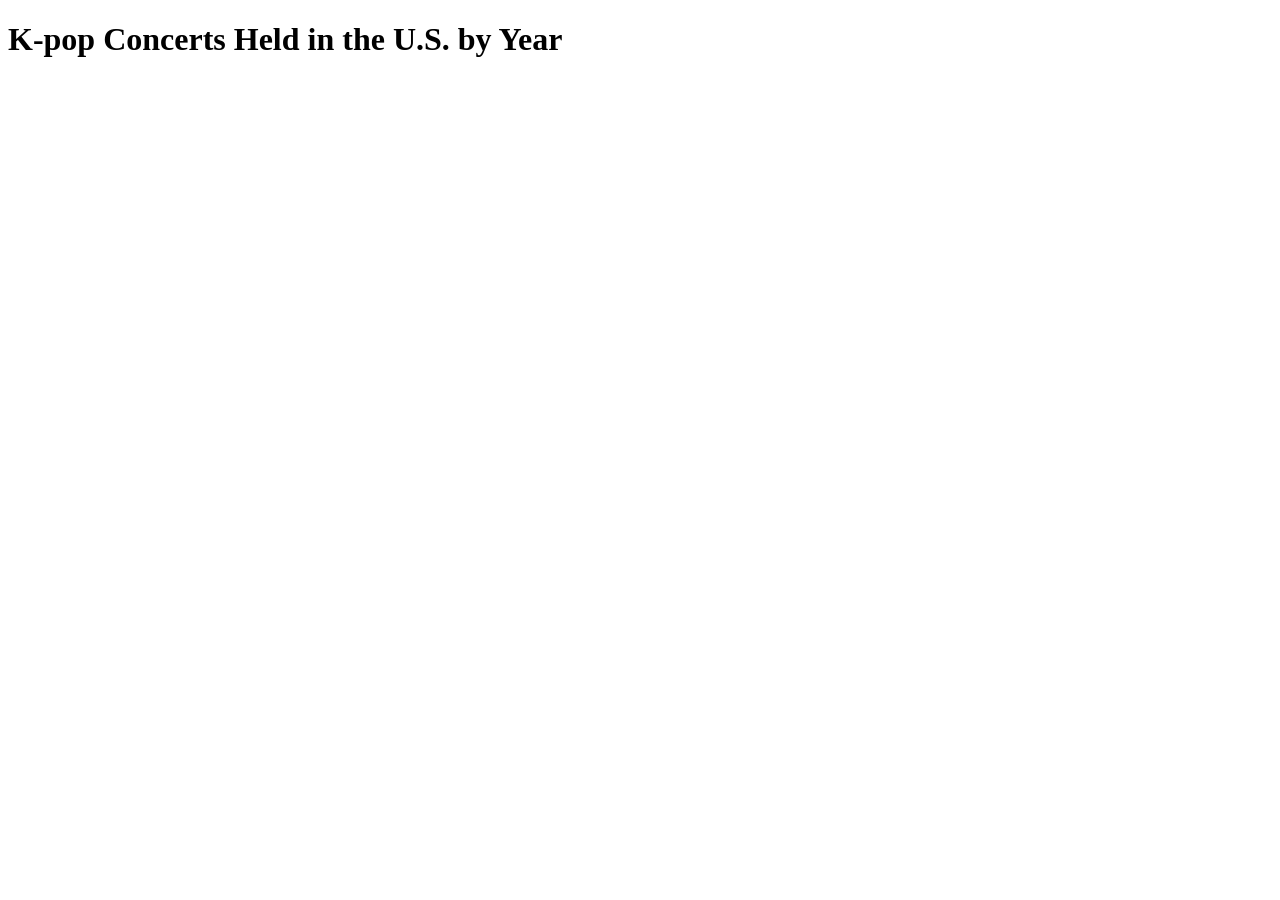
<file: d3-HW1/index.html>
<!DOCTYPE html>
<html lang="en">
    <head>
        <meta charset="utf-8">
        <title>K-pop Tours in U.S. Bar Chart</title>
        <link rel="stylesheet" href="https://fonts.googleapis.com/css?family=Source+Sans+3">
        <link rel="stylesheet" href="./style.css">
    </head>
    <body>
        <h1>K-pop Concerts Held in the U.S. by Year</h1>
        <script src="https://d3js.org/d3.v7.min.js"></script>
        <script src="./main.js"></script>       
    </body>
</html>
</file>
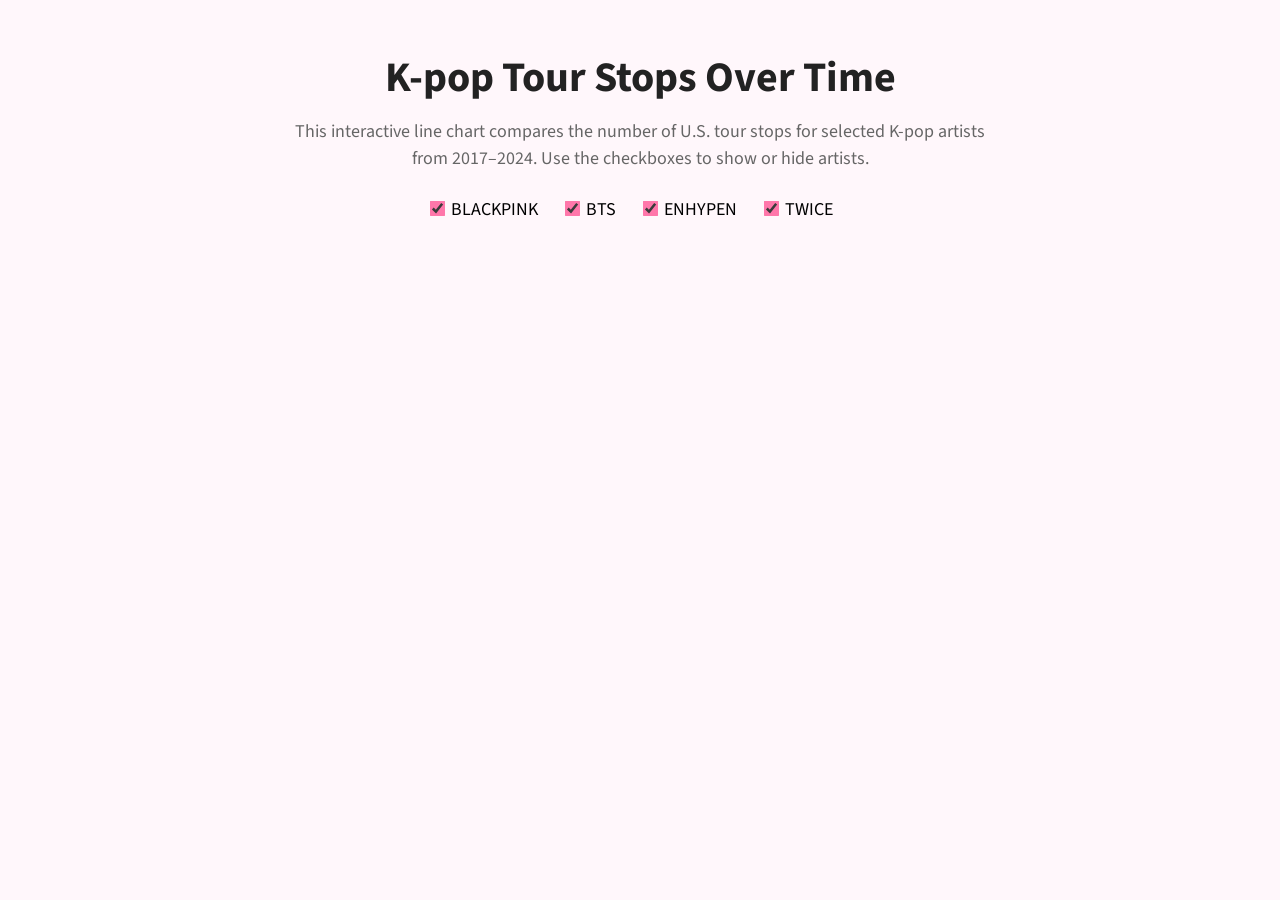
<file: d3-HW3/index.html>
<!DOCTYPE html>
<html lang="en">

<head>
    <meta charset="utf-8">
    <title>D3 HW3</title>

    <link rel="stylesheet" href="https://fonts.googleapis.com/css?family=Source+Sans+3">

    <link rel="stylesheet" href="./style.css">
</head>

<body>

    <h1>K-pop Tour Stops Over Time</h1>

    <p class="description">
        This interactive line chart compares the number of U.S.
        tour stops for selected K-pop artists from 2017–2024.
        Use the checkboxes to show or hide artists.
    </p>

    <!-- Checkboxes -->
    <div id="controls">

        <label>
            <input type="checkbox" value="BLACKPINK" checked>
            BLACKPINK
        </label>

        <label>
            <input type="checkbox" value="BTS" checked>
            BTS
        </label>

        <label>
            <input type="checkbox" value="ENHYPEN" checked>
            ENHYPEN
        </label>

        <label>
            <input type="checkbox" value="TWICE" checked>
            TWICE
        </label>

    </div>

    <div id="chart"></div>

    <script src="https://d3js.org/d3.v7.min.js"></script>
    <script src="./main.js"></script>

</body>

</html>
</file>
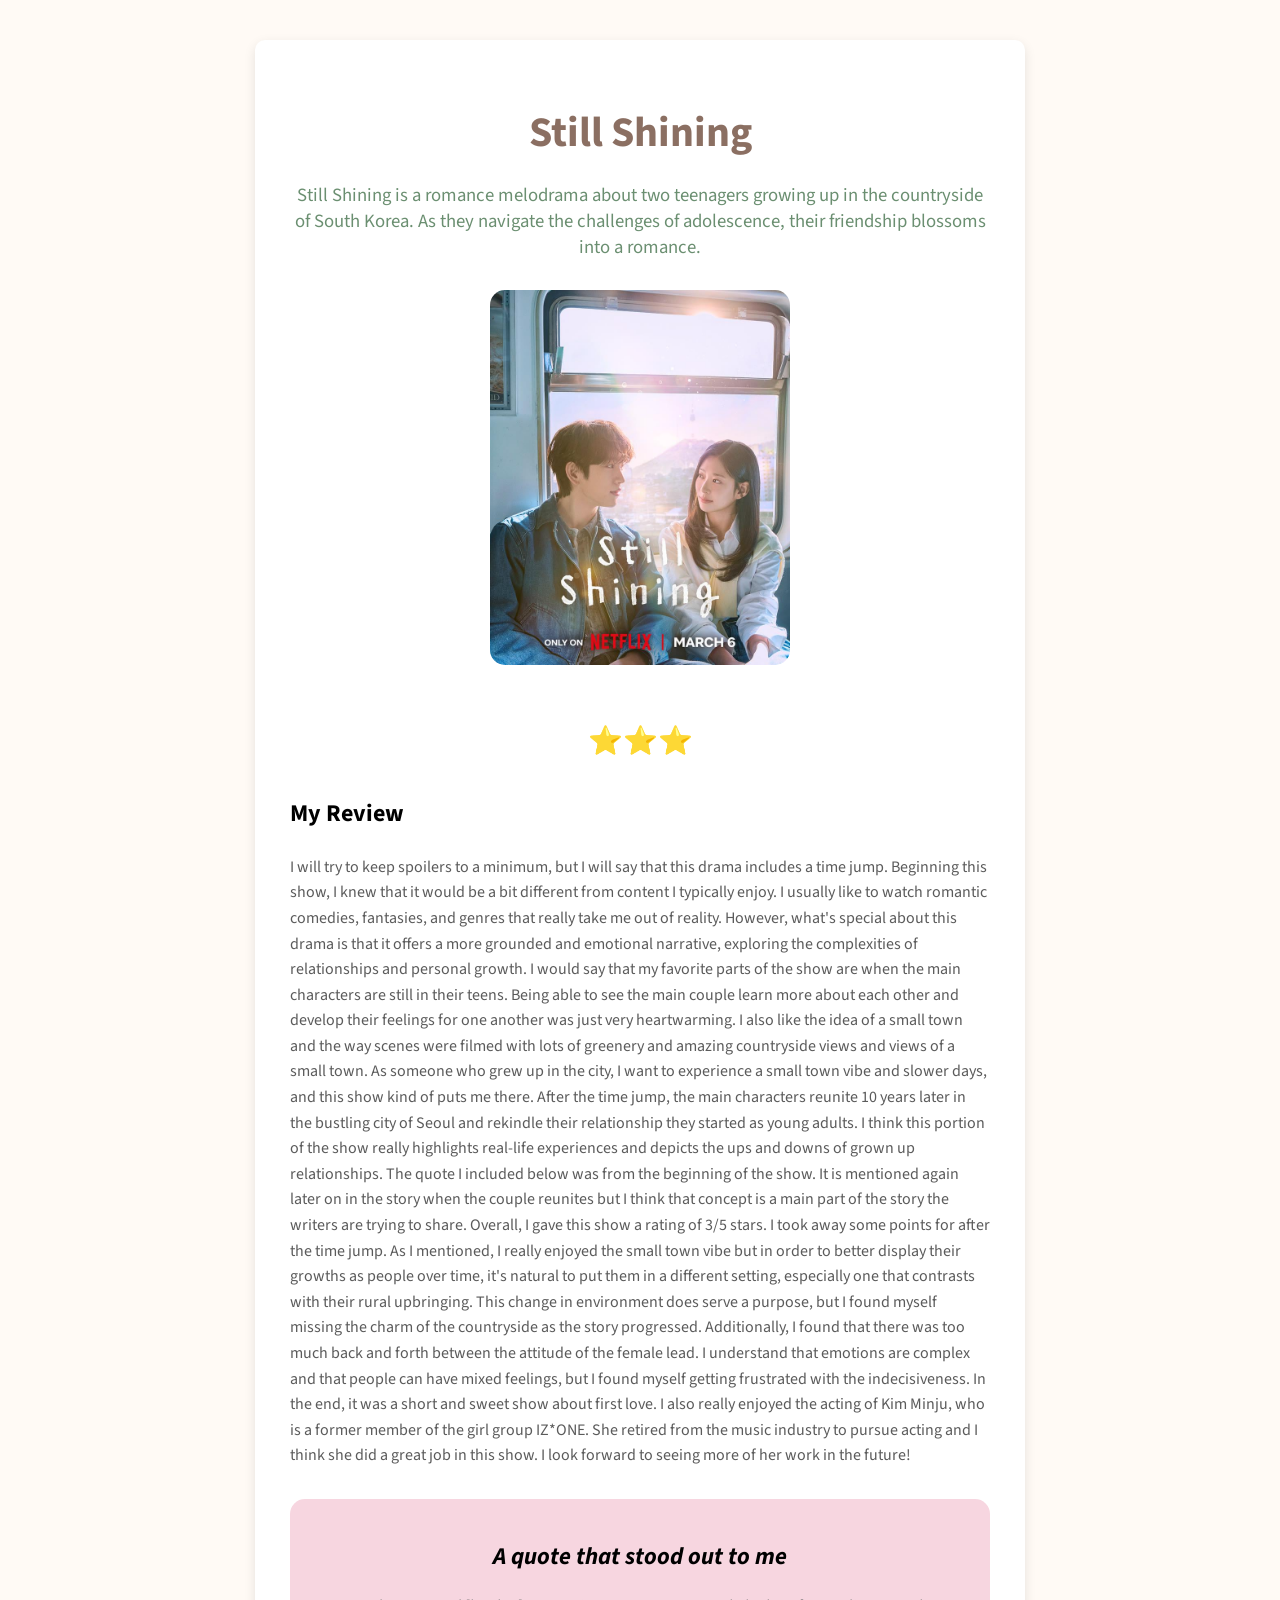
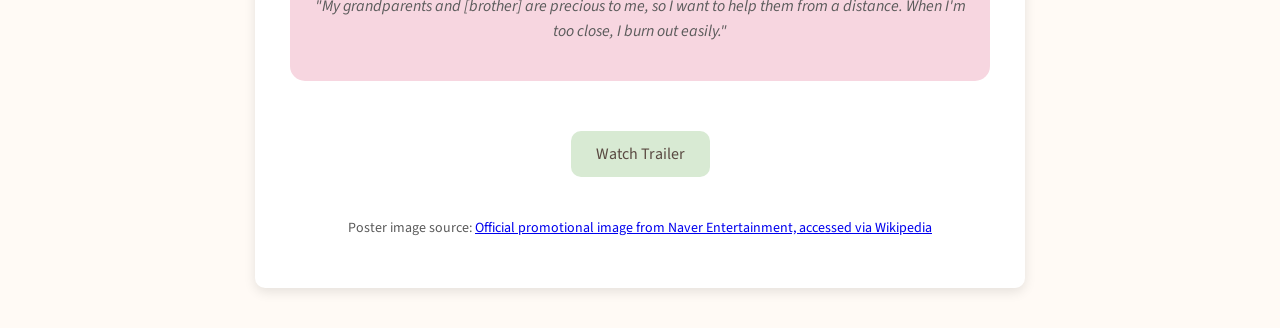
<file: html_css-HW/index.html>
<!DOCTYPE html>
<html>
  <head>
    <meta charset="utf-8">
    <title>K-Drama Review Card</title>

    <link rel="stylesheet" href="https://fonts.googleapis.com/css?family=Source+Sans+3">

    <link rel="stylesheet" href="./style.css">

  </head>

  <body>
    
    <!-- Main review section -->
    <div class="review-card">

      <h1>Still Shining</h1>

      <h3>
        Still Shining is a romance melodrama about two teenagers growing up in the countryside of South Korea.
        As they navigate the challenges of adolescence, their friendship blossoms into a romance.
      </h3>
      
      <!-- Poster image insert -->
      <img 
        src="still-shining.jpeg" 
        alt="Still Shining Poster"
        class="poster-image"
      >

      <!-- Star Rating -->
      <p 
        class="stars">⭐️⭐️⭐️
      </p>

      <!-- Review Section -->
      <section class="review-text">
        <h2>My Review</h2>
        <p> 
          I will try to keep spoilers to a minimum, but I will say that this drama includes a time jump.
          Beginning this show, I knew that it would be a bit different from content I typically enjoy. I
          usually like to watch romantic comedies, fantasies, and genres that really take me out of reality. 
          However, what's special about this drama is that it offers a more grounded and emotional narrative,
          exploring the complexities of relationships and personal growth. I would say that my favorite parts
          of the show are when the main characters are still in their teens. Being able to see the main couple
          learn more about each other and develop their feelings for one another was just very heartwarming. I
          also like the idea of a small town and the way scenes were filmed with lots of greenery and amazing
          countryside views and views of a small town. As someone who grew up in the city, I want to experience
          a small town vibe and slower days, and this show kind of puts me there. After the time jump, the main
          characters reunite 10 years later in the bustling city of Seoul and rekindle their relationship they 
          started as young adults. I think this portion of the show really highlights real-life experiences and
          depicts the ups and downs of grown up relationships. The quote I included below was from the beginning
          of the show. It is mentioned again later on in the story when the couple reunites but I think that concept
          is a main part of the story the writers are trying to share. Overall, I gave this show a rating of 3/5 stars.
          I took away some points for after the time jump. As I mentioned, I really enjoyed the small town vibe but
          in order to better display their growths as people over time, it's natural to put them in a different setting,
          especially one that contrasts with their rural upbringing. This change in environment does serve a purpose,
          but I found myself missing the charm of the countryside as the story progressed. Additionally, I found that
          there was too much back and forth between the attitude of the female lead. I understand that emotions are
          complex and that people can have mixed feelings, but I found myself getting frustrated with the indecisiveness.
          In the end, it was a short and sweet show about first love. I also really enjoyed the acting of Kim Minju, who
          is a former member of the girl group IZ*ONE. She retired from the music industry to pursue acting and I think she
          did a great job in this show. I look forward to seeing more of her work in the future!
        </p>
      </section>
      <!-- Quote Section -->
      <section class="quote-box">

        <h2>A quote that stood out to me</h2>

        <p> 
          "My grandparents and [brother] are precious to me, so I want to help them from a distance.
          When I'm too close, I burn out easily."  
        </p>

        </section>

        <section>
          <a 
          href="https://www.youtube.com/watch?v=A9PqGqv3FBw"
          target="_blank"
          class="trailer-button"
          >
          Watch Trailer
          </a>

        </section>
        <!-- Image credit -->
        <footer>
          <p>Poster image source: 
            <a
              href="https://m.entertain.naver.com/now/article/445/0000386865"
              target="_blank"
            >
            Official promotional image from Naver Entertainment,
            accessed via Wikipedia
            </a>
          </p>
        </footer>

    </div>
  </body>
</html>
</file>
<file: d3-HW1/style.css>
/* TBD*/
</file>
<file: d3-HW3/style.css>
/* Page styling */
body {
    font-family: "Source Sans 3", sans-serif;
    background-color: #fff7fb;
    margin: 0;
    padding: 20px;
    text-align: center;
}

/* Chart title */
h1 {
    margin-bottom: 10px;
    font-size: 42px;
    color: #222;
}

/* Chart description */
.description {
    max-width: 700px;
    margin: auto;
    margin-bottom: 25px;
    color: #666;
    font-size: 18px;
    line-height: 1.5;
}

/* For the checkboxes */
#controls {
    margin-bottom: 20px;
    font-size: 18px;
}

/* Label spacing */
label {
    margin-right: 20px;
}

/* Checkbox styling */
input[type="checkbox"] {
    accent-color: #ff77aa;
    transform: scale(1.2);
}

/* SVG Chart container */
svg {
    display: block;
    margin: auto;
    background-color: white;
    border-radius: 16px;
    box-shadow: 0px 4px 12px rgba(0, 0, 0, 0.08);
    padding: 10px;
}

text {
    fill: #222;
}
</file>
<file: html_css-HW/style.css>
body {
  background-color: #fffaf5;
  font-family: "Source Sans 3", sans-serif;
  margin: 0;
  padding: 40px;
}

/* Main Review Card */

.review-card {
  background-color: white;
  max-width: 700px;
  margin: auto;
  padding: 35px;
  border-radius: 10px;

  box-shadow: 0 4px 12px rgba(0, 0, 0, 0.1);
  
  text-align: center;
}

/* Title */

h1 {
  color: #8b6f62;
  font-size: 42px;
  margin-bottom: 10px;
}

/* Subtitle */

h3 {
  color: #6b8f71;
  font-weight: normal;
  margin-bottom: 30px;
}

/* Poster image */

.poster-image {
  width: 300px;
  border-radius: 15px;
  margin-bottom: 20px;
}

/* Review text left alignment */
.review-text {
  text-align: left;
  line-height: 1.8;
}

/* Star Rating */

p {
  color: #5b5b5b;
  line-height: 1.6;
}

.stars {
  font-size: 28px;
}

/* Quote */

.quote-box {
  background-color: #f7d6e0;

  font-style: italic;

  padding: 20px;

  border-radius: 15px; 

  margin-top: 30px;
  margin-bottom: 30px;
}

/* Trailer button */

.trailer-button {
  background-color: #d8ead3;

  color: #5a4a42;

  text-decoration: none;

  padding: 12px 25px;

  border-radius: 10px;

  display: inline-block;

  margin-top: 20px;

  transition: 0.3s;
}

/* Hovering effect */

.trailer-button:hover {
  background-color: #f7d6e0;
}

/* Footer */

footer {
  margin-top: 40px;
  font-size: 14px;
  color: gray;
}
</file>
